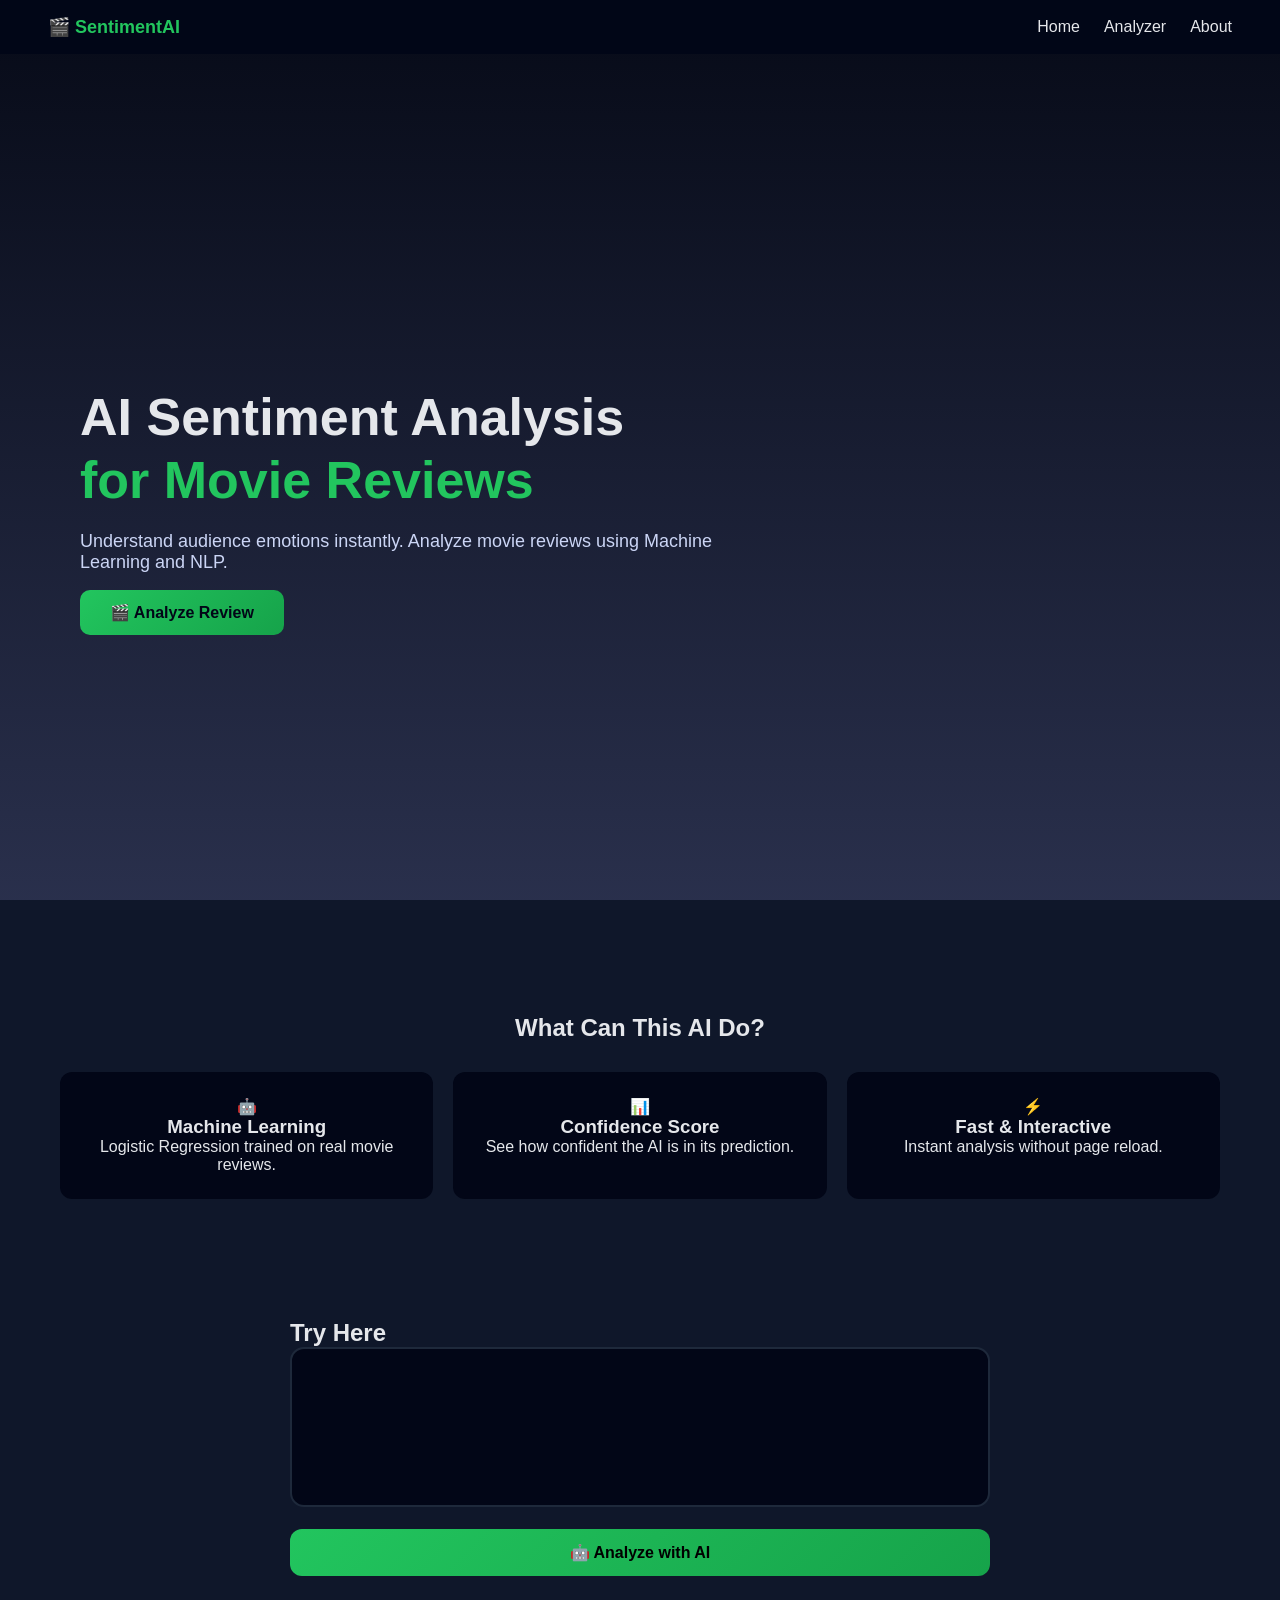
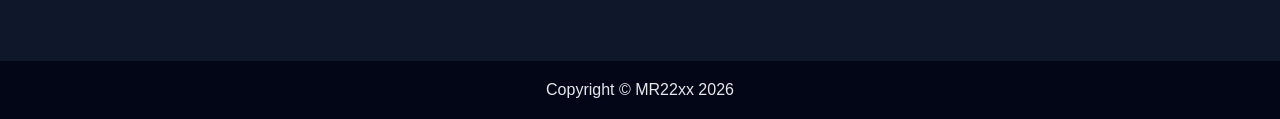
<file: templates/index.html>
<!DOCTYPE html>
<html lang="en">
<head>
    <meta charset="UTF-8">
    <title>SentimentAI Movies</title>
    <link rel="stylesheet" href="/static/style.css">
    <link href="https://fonts.googleapis.com/css2?family=Poppins:wght@300;400;600&display=swap" rel="stylesheet">
</head>
<body>

<nav class="navbar">
    <div class="logo">🎬 SentimentAI</div>

    <ul class="nav-menu" id="nav-menu">
        <li><a href="#hero" class="nav-link">Home</a></li>
        <li><a href="#analyzer" class="nav-link">Analyzer</a></li>
        <li><a href="/about" class="nav-link">About</a></li>
    </ul>

    <div class="hamburger" id="hamburger">
        <span></span>
        <span></span>
        <span></span>
    </div>
</nav>




<section class="hero">
    <div class="hero-overlay"></div>

    <div class="hero-content">
        <h1>
            AI Sentiment Analysis<br>
            <span>for Movie Reviews</span>
        </h1>

        <p>
            Understand audience emotions instantly.
            Analyze movie reviews using Machine Learning and NLP.
        </p>

        <a href="#analyzer" class="hero-btn">🎬 Analyze Review</a>
    </div>
</section>


<section class="features">
    <h2>What Can This AI Do?</h2>
    <div class="feature-grid">
        <div class="feature-card">
            🤖
            <h3>Machine Learning</h3>
            <p>Logistic Regression trained on real movie reviews.</p>
        </div>
        <div class="feature-card">
            📊
            <h3>Confidence Score</h3>
            <p>See how confident the AI is in its prediction.</p>
        </div>
        <div class="feature-card">
            ⚡
            <h3>Fast & Interactive</h3>
            <p>Instant analysis without page reload.</p>
        </div>
    </div>
</section>

<section class="analyzer" id="analyzer">
    <div class="container">
        
        <form id="sentiment-form" class="ai-form">
            <h1>Try Here</h1>
            <div class="input-wrapper">
                <textarea 
                    id="text-input" 
                    placeholder="✍️ Type a movie review here...&#10;e.g. The movie was amazing, the acting was brilliant..."
                    required>
                </textarea>
            </div>
            <button type="submit" class="ai-btn">🤖 Analyze with AI</button>
        </form>


        <div id="loading" class="loading hidden">
            <div class="spinner"></div>
            <p>AI is analyzing...</p>
        </div>

        <div id="result-box"></div>
        <div class="history" id="history-box"></div>
    </div>
</section>

<footer class="footer" id="footer">
    <p></p>
</footer>


<script src="/static/script.js"></script>
</body>
</html>
</file>
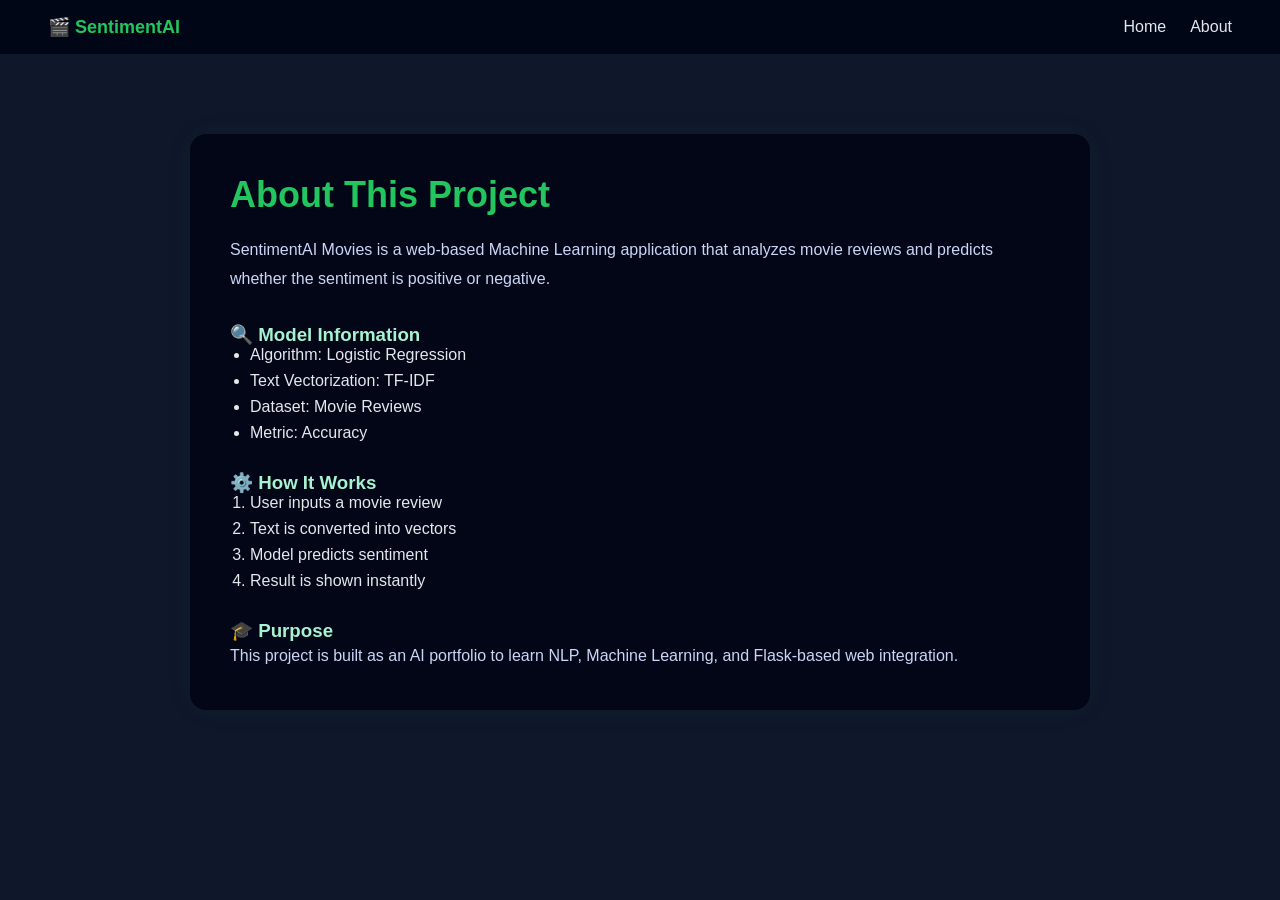
<file: templates/about.html>
<!DOCTYPE html>
<html lang="en">
<head>
    <meta charset="UTF-8">
    <title>About | SentimentAI Movies</title>
    <link rel="stylesheet" href="/static/style.css">
</head>
<body>

<nav class="navbar">
    <div class="logo">🎬 SentimentAI</div>

    <ul class="nav-menu" id="nav-menu">
        <li><a href="/" class="nav-link">Home</a></li>
        <li><a href="/about" class="nav-link">About</a></li>
    </ul>

    <div class="hamburger" id="hamburger">
        <span></span>
        <span></span>
        <span></span>
    </div>
</nav>

<section class="about">
    <h1>About This Project</h1>

    <p>
        SentimentAI Movies is a web-based Machine Learning application
        that analyzes movie reviews and predicts whether the sentiment
        is positive or negative.
    </p>

    <h3>🔍 Model Information</h3>
    <ul>
        <li>Algorithm: Logistic Regression</li>
        <li>Text Vectorization: TF-IDF</li>
        <li>Dataset: Movie Reviews</li>
        <li>Metric: Accuracy</li>
    </ul>

    <h3>⚙️ How It Works</h3>
    <ol>
        <li>User inputs a movie review</li>
        <li>Text is converted into vectors</li>
        <li>Model predicts sentiment</li>
        <li>Result is shown instantly</li>
    </ol>

    <h3>🎓 Purpose</h3>
    <p>
        This project is built as an AI portfolio to learn NLP,
        Machine Learning, and Flask-based web integration.
    </p>
</section>



<script src="/static/script1.js"></script>

</body>
</html>
</file>
<file: static/style.css>
html {
    scroll-behavior: smooth;
}


* {
    margin: 0;
    padding: 0;
    box-sizing: border-box;
    font-family: 'Segoe UI', sans-serif;
}

body {
    margin: 0;
    font-family: 'Poppins', sans-serif;
    background: #0f172a;
    color: #e5e7eb;
}

/* ===== NAVBAR ===== */
.navbar {
    display: flex;
    justify-content: space-between;
    align-items: center;
    padding: 16px 48px;
    background: rgba(2, 6, 23, 0.95);
    backdrop-filter: blur(8px);
    position: sticky;
    top: 0;
    z-index: 1000;
}

.nav-menu {
    display: flex;
    gap: 24px;
}


.logo {
    font-size: 20px;
    font-weight: 600;
    color: #22c55e;
}

.navbar ul {
    list-style: none;
    display: flex;
    gap: 24px;
    margin: 0;
    padding: 0;
}

.navbar a.active {
    color: #22c55e;
    border-bottom: 2px solid #22c55e;
    padding-bottom: 4px;
}


.navbar a {
    text-decoration: none;
    color: #e5e7eb;
    font-weight: 500;
    transition: color 0.3s;
}

.navbar a:hover {
    color: #22c55e;
}


.logo {
    font-weight: 600;
    font-size: 18px;
}
/* ===== AI INPUT ===== */
.ai-form {
    max-width: 700px;
    margin: auto;
}

.input-wrapper textarea {
    width: 100%;
    height: 160px;
    padding: 18px;
    font-size: 16px;
    border-radius: 14px;
    border: 2px solid #1e293b;
    background: #020617;
    color: #e5e7eb;
    resize: none;
    transition: border 0.3s, box-shadow 0.3s;
}

.input-wrapper textarea::placeholder {
    color: #64748b;
}

.input-wrapper textarea:focus {
    outline: none;
    border: 2px solid #22c55e;
    box-shadow: 0 0 20px rgba(34, 197, 94, 0.3);
}

.ai-btn {
    margin-top: 18px;
    width: 100%;
    padding: 14px;
    font-size: 16px;
    background: linear-gradient(135deg, #22c55e, #16a34a);
    border: none;
    border-radius: 12px;
    font-weight: 600;
    cursor: pointer;
}



/* ===== CINEMATIC HERO ===== */

.hero {
    position: relative;
    height: 100vh;
    background: 
        linear-gradient(
            rgba(5, 8, 20, 0.85),
            rgba(46, 52, 82, 0.85)
        ),
        url("https://images.unsplash.com/photo-1489599849927-2ee91cede3ba");
    background-size: cover;
    background-position: center;
    display: flex;
    align-items: center;
    padding: 0 80px;
    background-attachment: fixed;
}

.hero-content {
    max-width: 650px;
    z-index: 2;
}

.hero-content h1 {
    font-size: 52px;
    line-height: 1.2;
    margin-bottom: 20px;
}

.hero-content h1 span {
    color: #22c55e;
}

.hero-content p {
    font-size: 18px;
    color: #cbd5f5;
    margin-bottom: 30px;
}

.hero-btn {
    padding: 14px 30px;
    background: linear-gradient(135deg, #22c55e, #16a34a);
    color: #020617;
    font-weight: 600;
    border-radius: 10px;
    text-decoration: none;
    transition: transform 0.3s, box-shadow 0.3s;
}

.hero-btn:hover {
    transform: translateY(-3px);
    box-shadow: 0 10px 25px rgba(34, 197, 94, 0.4);
}

.hero-content {
    animation: fadeUp 1.2s ease forwards;
}

@keyframes fadeUp {
    from {
        opacity: 0;
        transform: translateY(30px);
    }
    to {
        opacity: 1;
        transform: translateY(0);
    }
}


.features {
    padding: 60px;
    text-align: center;
}

.feature-grid {
    display: grid;
    grid-template-columns: repeat(auto-fit, minmax(220px, 1fr));
    gap: 20px;
    margin-top: 30px;
}

.feature-card {
    background: #020617;
    padding: 25px;
    border-radius: 12px;
}

.analyzer {
    padding: 60px;
}

textarea {
    width: 100%;
    height: 120px;
    padding: 15px;
    border-radius: 10px;
    border: none;
}

button {
    margin-top: 15px;
    padding: 12px 25px;
    background: #22c55e;
    border: none;
    border-radius: 8px;
    cursor: pointer;
}

.footer {
    text-align: center;
    padding: 20px;
    background: #020617;
}



/* RESULT */
.result {
    margin-top: 20px;
    padding: 15px;
    border-radius: 8px;
    text-align: center;
}

.result.positif {
    background: #064e3b;
    color: #6ee7b7;
}

.result.negatif {
    background: #7f1d1d;
    color: #fecaca;
}

.result.warning {
    background: #78350f;
    color: #fde68a;
}


.loading {
    text-align: center;
    margin-top: 20px;
}

.hidden {
    display: none;
}

.spinner {
    width: 40px;
    height: 40px;
    border: 4px solid #1f2933;
    border-top: 4px solid #38bdf8;
    border-radius: 50%;
    animation: spin 1s linear infinite;
    margin: auto;
}

@keyframes spin {
    0% { transform: rotate(0deg); }
    100% { transform: rotate(360deg); }
}

.history {
    margin-top: 25px;
}

.history-item {
    background: #020617;
    padding: 10px;
    border-radius: 6px;
    margin-bottom: 10px;
}

.history-item small {
    color: #9ca3af;
}


/* ===== ABOUT PAGE ===== */
.about {
    max-width: 900px;
    margin: 80px auto;
    padding: 40px;
    background: #020617;
    border-radius: 16px;
    box-shadow: 0 0 30px rgba(34, 197, 94, 0.05);
}

.about h1 {
    font-size: 36px;
    margin-bottom: 20px;
    color: #22c55e;
}

.about h3 {
    margin-top: 30px;
    color: #a7f3d0;
}

.about p {
    line-height: 1.8;
    color: #cbd5f5;
}

.about ul,
.about ol {
    margin-left: 20px;
}

.about li {
    margin-bottom: 8px;
}

/* ===== HAMBURGER MENU ===== */
.hamburger {
    display: none;
    flex-direction: column;
    cursor: pointer;
    gap: 6px;
}

.hamburger span {
    width: 26px;
    height: 3px;
    background: #e5e7eb;
    border-radius: 2px;
    transition: all 0.3s ease;
}

.hamburger.open span:nth-child(1) {
    transform: rotate(45deg) translate(5px, 5px);
}

.hamburger.open span:nth-child(2) {
    opacity: 0;
}

.hamburger.open span:nth-child(3) {
    transform: rotate(-45deg) translate(6px, -6px);
}


/* ===== MOBILE NAV ===== */
@media (max-width: 768px) {

    .hamburger {
        display: flex;
    }

    .nav-menu {
        position: absolute;
        top: 70px;
        right: 0;
        width: 100%;
        background: #020617;
        flex-direction: column;
        align-items: center;
        gap: 20px;
        padding: 30px 0;

        /* ⛔ INI PENTING */
        display: none;
    }

    .nav-menu.active {
        display: flex;
    }
}





/* ===== RESPONSIVE ===== */
@media (max-width: 768px) {

    .navbar {
        padding: 14px 24px;
    }

    .navbar ul {
        gap: 14px;
    }

    .hero {
        padding: 0 20px;
        text-align: center;
        background-attachment: scroll;
    }

    .hero-content {
        max-width: 100%;
    }

    .hero-content h1 {
        font-size: 36px;
    }

    .hero-content p {
        font-size: 16px;
    }

    .hero-btn {
        padding: 12px 22px;
    }

    .features {
        padding: 40px 20px;
    }

    .analyzer {
        padding: 40px 20px;
    }

    textarea {
        height: 100px;
    }
}


/* ===== FORCE MOBILE NAV ===== */
@media (max-width: 768px) {

    .nav-menu {
        display: none !important;
    }

    .nav-menu.active {
        display: flex !important;
    }
}
</file>
